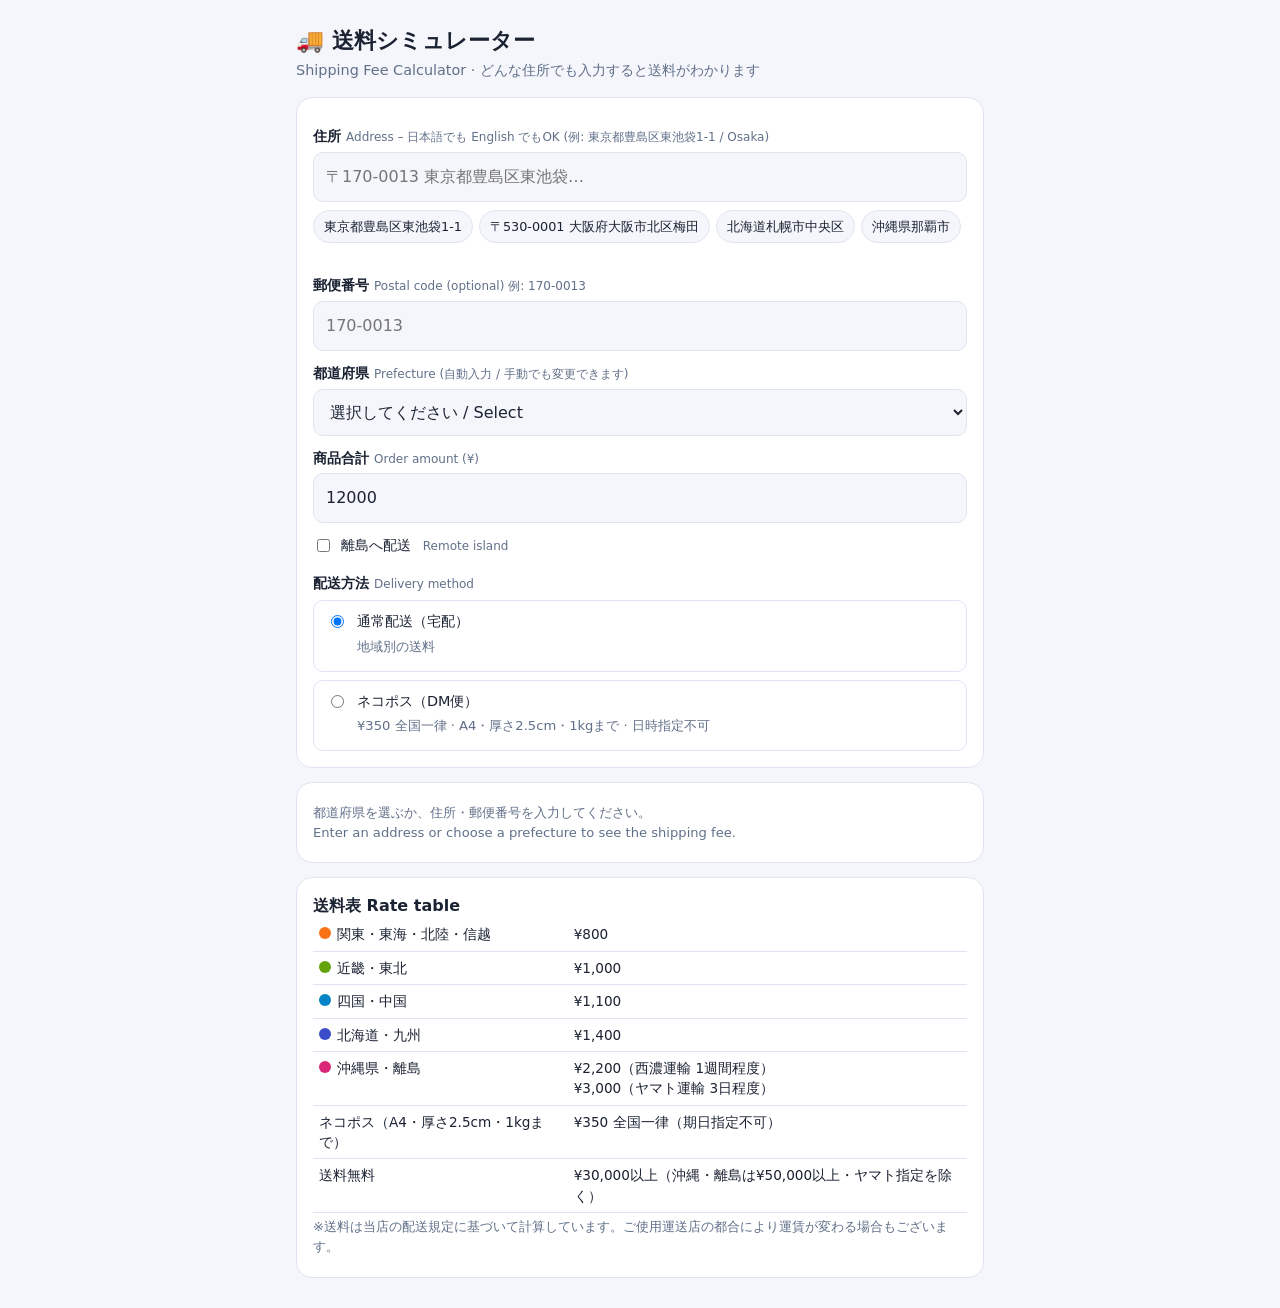
<file: index.html>
<!DOCTYPE html>
<html lang="ja">
<head>
<meta charset="UTF-8">
<meta name="viewport" content="width=device-width, initial-scale=1, viewport-fit=cover">
<title>送料シミュレーター | Shipping Fee Calculator</title>
<link rel="stylesheet" href="style.css">
</head>
<body>
<main>
  <h1>🚚 送料シミュレーター</h1>
  <p class="sub">Shipping Fee Calculator · どんな住所でも入力すると送料がわかります</p>

  <section class="card" aria-label="入力 Input">
    <label for="addr">住所 <small>Address – 日本語でも English でもOK (例: 東京都豊島区東池袋1-1 / Osaka)</small></label>
    <input id="addr" type="text" placeholder="〒170-0013 東京都豊島区東池袋…" autocomplete="street-address">
    <div class="chips" id="samples" aria-label="Examples">
      <button type="button">東京都豊島区東池袋1-1</button><button type="button">〒530-0001 大阪府大阪市北区梅田</button>
      <button type="button">北海道札幌市中央区</button><button type="button">沖縄県那覇市</button>
    </div>
    <p id="status" role="status" aria-live="polite"></p>

    <label for="zip">郵便番号 <small>Postal code (optional) 例: 170-0013</small></label>
    <input id="zip" type="text" inputmode="numeric" maxlength="8" placeholder="170-0013" autocomplete="postal-code">

    <label for="pref">都道府県 <small>Prefecture (自動入力 / 手動でも変更できます)</small></label>
    <select id="pref"></select>

    <label for="amount">商品合計 <small>Order amount (¥)</small></label>
    <input id="amount" type="number" inputmode="numeric" min="0" step="100" value="12000">

    <label class="chk"><input type="checkbox" id="island"> 離島へ配送 <small>&nbsp;Remote island</small></label>

    <label style="margin-top:16px">配送方法 <small>Delivery method</small></label>
    <div class="opts" id="methods" role="radiogroup"></div>
  </section>

  <section class="card" id="result" aria-live="polite"></section>

  <section class="card">
    <b>送料表 Rate table</b>
    <table class="table" id="rates"></table>
    <p class="note">※送料は当店の配送規定に基づいて計算しています。ご使用運送店の都合により運賃が変わる場合もございます。</p>
  </section>
</main>
<script src="script.js"></script>
</body>
</html>
</file>
<file: style.css>
:root{box-sizing:border-box;padding-top:env(safe-area-inset-top,0px);padding-bottom:env(safe-area-inset-bottom,0px);
 --bg:#f4f6fb;--card:#fff;--ink:#1b2333;--mut:#617089;--line:#dfe5f0;--accent:#3b4cca;--ok:#15803d}
@media (prefers-color-scheme:dark){:root:not([data-theme="light"]){--bg:#0f1420;--card:#192031;--ink:#eef2fb;--mut:#9aa8c2;--line:#2a3550;--accent:#8b9bff;--ok:#4ade80}}
:root[data-theme="dark"]{--bg:#0f1420;--card:#192031;--ink:#eef2fb;--mut:#9aa8c2;--line:#2a3550;--accent:#8b9bff;--ok:#4ade80}
*,*::before,*::after{box-sizing:inherit}
html{scroll-padding-top:env(safe-area-inset-top,0px)}
body{margin:0;background:var(--bg);color:var(--ink);font-family:system-ui,-apple-system,"Hiragino Sans","Noto Sans JP",sans-serif;line-height:1.5}
main{max-width:720px;margin:0 auto;padding:16px}
h1{font-size:1.4rem;margin:8px 0 2px}.sub{color:var(--mut);margin:0 0 16px;font-size:.9rem}
.card{background:var(--card);border:1px solid var(--line);border-radius:16px;padding:16px;margin-bottom:14px}
label{display:block;font-weight:600;font-size:.9rem;margin:12px 0 4px}label small{color:var(--mut);font-weight:400}
input[type=text],input[type=number],select{width:100%;font:inherit;padding:12px;border:1px solid var(--line);border-radius:10px;background:var(--bg);color:var(--ink)}
input:focus-visible,select:focus-visible,button:focus-visible{outline:3px solid #f59e0b;outline-offset:2px}
.opts{display:grid;gap:8px;margin-top:6px}
.opt{display:flex;gap:10px;align-items:flex-start;font-weight:500;padding:10px 12px;border:1px solid var(--line);border-radius:10px;margin:0;cursor:pointer}
.opt input{margin-top:4px}.opt small{display:block}
.chk{display:flex;gap:8px;align-items:center;font-weight:500;margin-top:12px}
#status{font-size:.85rem;color:var(--mut);margin:4px 0 0;min-height:1.2em}
.zone{display:inline-block;padding:4px 12px;border-radius:99px;color:#fff;font-weight:700;font-size:.85rem}
.big{font-size:2.6rem;font-weight:800;margin:6px 0}.free{color:var(--ok)}
.row{display:flex;justify-content:space-between;gap:10px;padding:8px 0;border-bottom:1px solid var(--line)}
.row.tot{font-weight:800;font-size:1.15rem;border-bottom:0}
.bar{height:10px;background:var(--line);border-radius:99px;overflow:hidden;margin:8px 0 4px}.bar i{display:block;height:100%;background:var(--ok)}
.note{color:var(--mut);font-size:.82rem;margin:4px 0}
.table{width:100%;border-collapse:collapse;font-size:.85rem}.table td{padding:6px;border-bottom:1px solid var(--line);vertical-align:top}
.dot{display:inline-block;width:12px;height:12px;border-radius:50%;margin-right:6px}
.chips{display:flex;flex-wrap:wrap;gap:6px;margin-top:8px}
.chips button{font:inherit;font-size:.8rem;padding:6px 10px;border:1px solid var(--line);border-radius:99px;background:var(--bg);color:var(--ink);cursor:pointer}
#status{color:var(--accent);font-weight:600}
</file>
